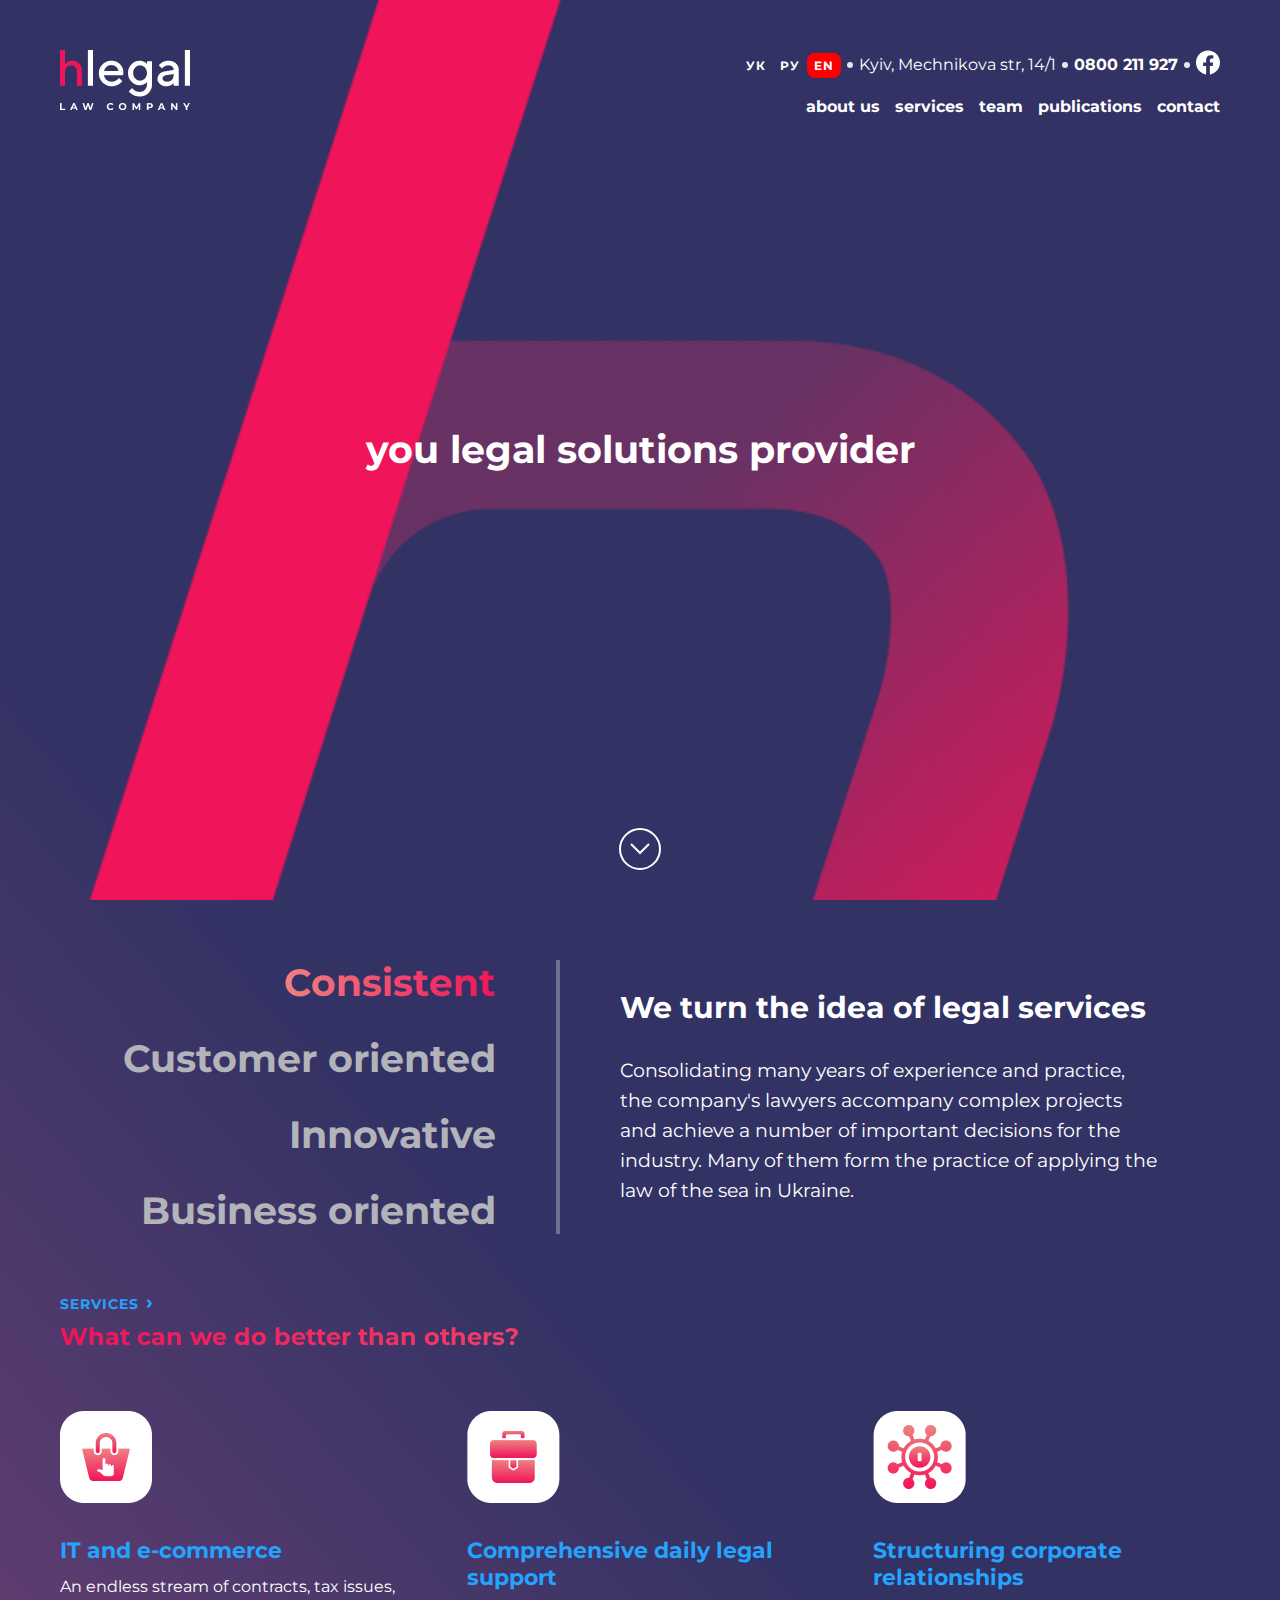
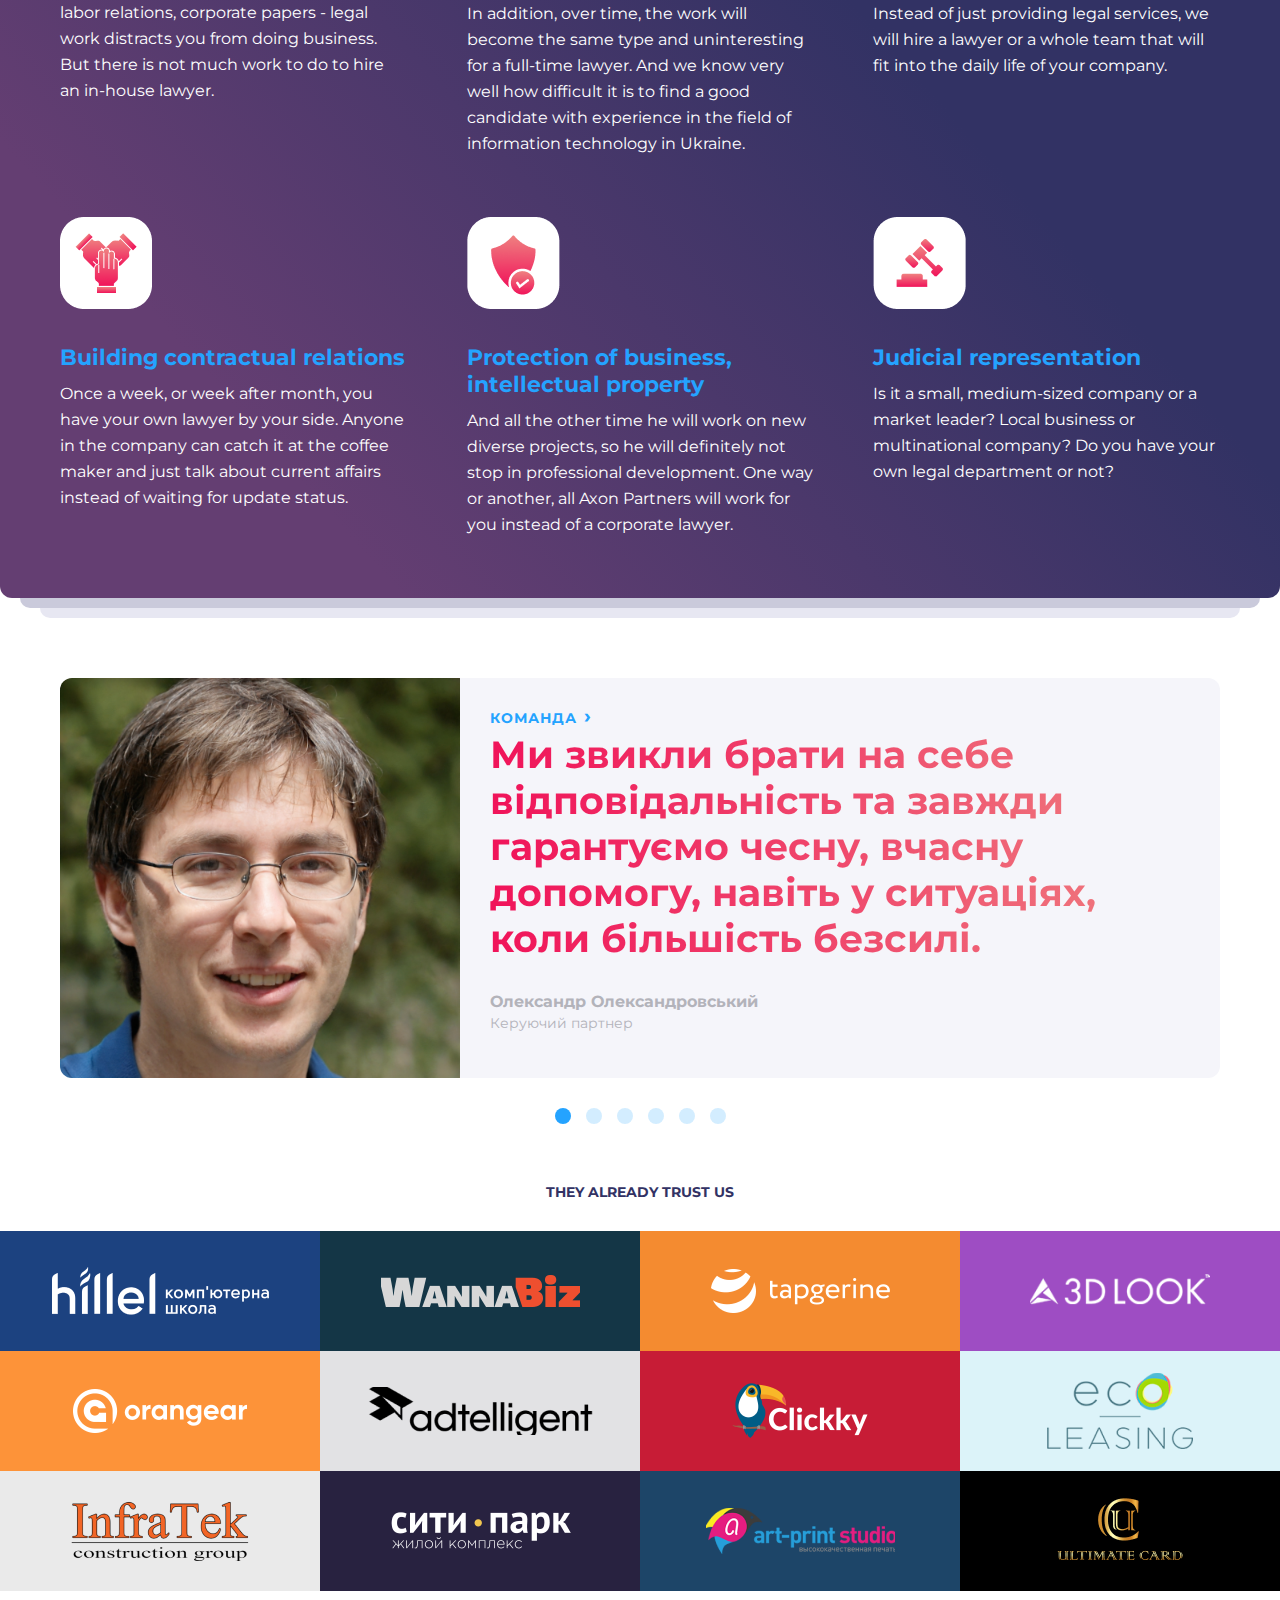
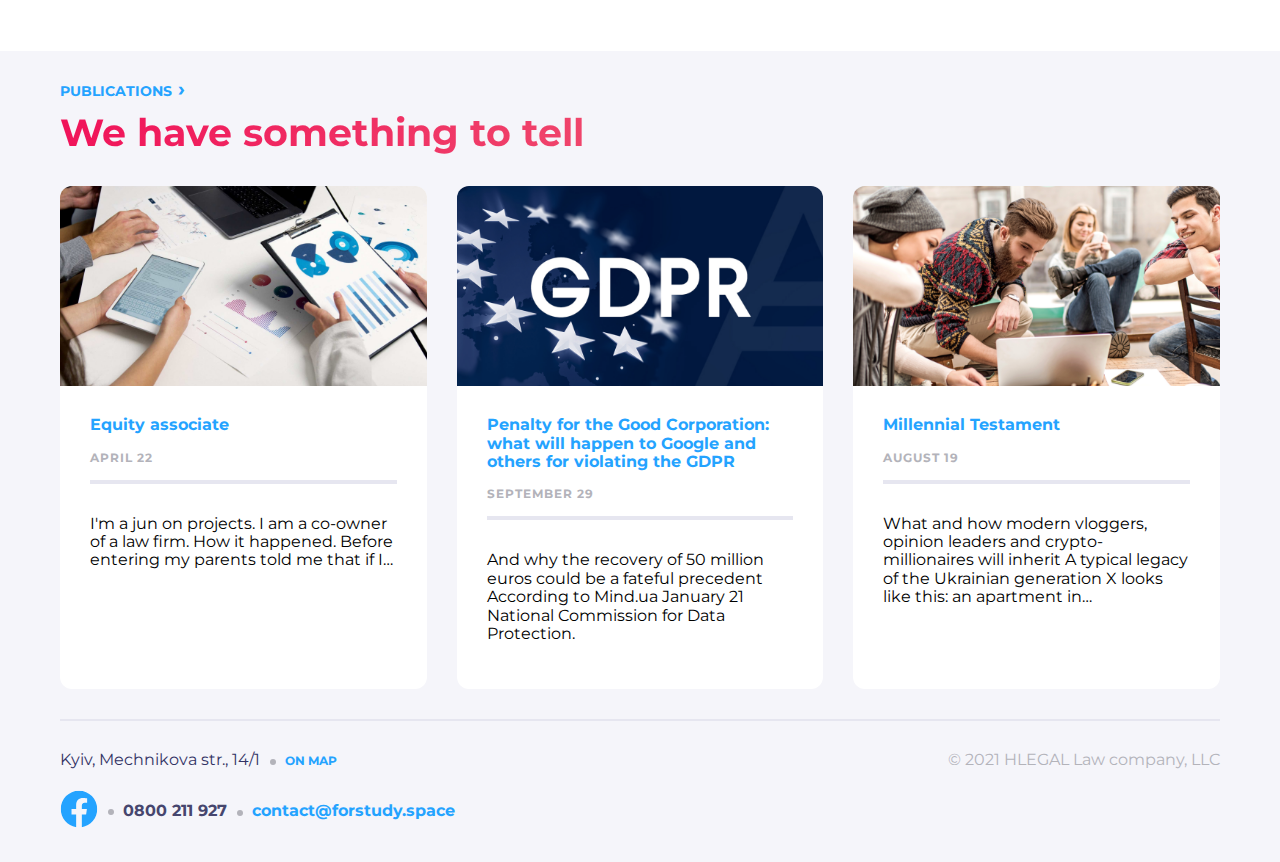
<file: HW11/index.html>
<!DOCTYPE html>
<html lang="en">
<head>
    <meta charset="UTF-8">
    <meta http-equiv="X-UA-Compatible">
    <meta name="viewport" content="width=device-width, initial-scale=1.0">
    <link rel="stylesheet" href="./styles/normalize.css">
    <link href="https://fonts.googleapis.com/css2?family=Montserrat:wght@400;700&display=swap" rel="stylesheet">
    <link rel="stylesheet" type="text/css" href="./JS/slick/slick.css">
    <link rel="stylesheet" href="./styles/style.css">
    <title>Final layout</title>
</head>
<body>
    <div class="wrapper">
        <header class="header">
            <div class="container">
                <nav class="header__contacts">
                    <ul class="header__list">
                        <li class="list__item">
                            <ul class="header__navbar-list">
                                <li>
                                    <a class="header__item" href="#">УК</a>
                                </li>
                                <li>
                                    <a class="header__item" href="#">РУ</a>
                                </li>
                                <li>
                                    <a class="header__item header__item--active" href="#">EN</a>
                                </li>
                            </ul>
                        </li>
                        <li class="list__item">
                            <a class="header__adress" href="#">Kyiv, Mechnikova str, 14/1</a>
                        </li>
                        <li class="list__item">
                            <a class="header__tel" href="tel:0800211927">0800 211 927</a>
                        </li>
                        <li class="list__item">
                            <svg width="24" height="25" viewbox="0 0 24 25" fill="none" xmlns="http://www.w3.org/2000/svg">
                                <path class="facebook" d="M24 12.5733C24 5.90541 18.6274 0.5 12 0.5C5.37258 0.5 0 5.90541 0 12.5733C0 18.5995 4.38823 23.5943 10.125 24.5V16.0633H7.07813V12.5733H10.125V9.91343C10.125 6.88755 11.9165 5.21615 14.6576 5.21615C15.9705 5.21615 17.3438 5.45195 17.3438 5.45195V8.42313H15.8306C14.3399 8.42313 13.875 9.35379 13.875 10.3086V12.5733H17.2031L16.6711 16.0633H13.875V24.5C19.6118 23.5943 24 18.5995 24 12.5733Z" fill="white"/>
                            </svg>
                        </li>
                    </ul>
                    <div class="header__logo"> <img src="./images/Logo.png" alt="hlegal logo"></div>
                    <div class="header__logo-services"><img src="./images/Logo-services.png" alt="logo services"></div>

                    <div class="header__menu">
                        <div class="hamburger">
                            <span class="bar"></span>
                            <span class="bar"></span>
                            <span class="bar"></span>
                        </div>
                        <ul class="menu__list">
                            <li class="menu__item"><a class="menu__link" href="#">about us</a></li>
                            <li class="menu__item"><a class="menu__link" href="#">services</a></li>
                            <li class="menu__item"><a class="menu__link" href="#">team</a></li>
                            <li class="menu__item"><a class="menu__link" href="#">publications</a></li>
                            <li class="menu__item"><a class="menu__link" href="#">contact</a></li>
                        </ul>
                    </div>
                </nav>
            </div>
        </header>
        <main>
            <div class="container">
                <section>
                    <div class="header__title-container">
                        <h1 class="header__title">you legal solutions provider</h1>
                    </div>

                    <div class="header__vector">
                        <button class="header__vector-btn"></button>
                    </div>
                </section>

                <section class="promo">
                    <div class="promo__links">
                        <a class="promo__link" href="#">Consistent</a>
                        <a class="promo__link" href="#">Customer oriented</a>
                        <a class="promo__link" href="#">Innovative</a>
                        <a class="promo__link" href="#">Business oriented</a>
                    </div>
                    <div class="promo__description">
                        <h2 class="promo__title">We turn the idea of legal services</h2>
                        <p class="promo__text">
                            Consolidating many years of experience and practice,
                            the company's lawyers accompany complex projects and achieve a number of important decisions for the industry.
                            Many of them form the practice of applying the law of the sea in Ukraine.
                        </p>
                    </div>
                </section>

                <section class="services">
                    <div class="services__title">
                        <a class="services__link" href="#">services</a>
                        <h2 class="sevices__subtitle">What can we do better than others?</h2>
                    </div>
                    <div class="services__cards">
                        <div class="services__card">
                            <div>
                                <img class="services__logo" src="./images/Icon1.png" alt="IT and e-commerce logo">
                            </div>
                            <a class="services__name" href="#">IT and e-commerce</a>
                            <p>
                                An endless stream of contracts, tax issues, labor relations, corporate papers - legal work distracts you from doing business.
                                But there is not much work to do to hire an in-house lawyer.
                            </p>
                        </div>
                        <div class="services__card">
                            <div>
                                <img class="services__logo" src="./images/Icon2.png" alt="Comprehensive daily legal support logo">
                            </div>
                            <a class="services__name" href="#">Comprehensive daily legal support</a>
                            <p>
                                In addition, over time, the work will become the same type and uninteresting for a full-time lawyer.
                                And we know very well how difficult it is to find a good candidate with experience in the field of information technology in Ukraine.
                            </p>
                        </div>
                        <div class="services__card">
                            <div>
                                <img class="services__logo" src="./images/Icon3.png" alt="Structuring corporate relationships logo">
                            </div>
                            <a class="services__name" href="#">Structuring corporate relationships</a>
                            <p>
                                Instead of just providing legal services, we will hire a lawyer or a whole team that will fit into the daily life of your company.
                            </p>
                        </div>
                        <div class="services__card">
                            <div>
                                <img class="services__logo" src="./images/icon4.png" alt="Building contractual relations logo">
                            </div>
                            <a class="services__name" href="#">Building contractual relations</a>
                            <p>
                                Once a week, or week after month, you have your own lawyer by your side.
                                Anyone in the company can catch it at the coffee maker and just talk about current affairs instead of waiting for update status.
                            </p>
                        </div>
                        <div class="services__card">
                            <div>
                                <img class="services__logo" src="./images/Icon5.png" alt="Protection of business, intellectual property logo">
                            </div>
                            <a class="services__name" href="#">Protection of business, intellectual property</a>
                            <p>
                                And all the other time he will work on new diverse projects, so he will definitely not stop
                                in professional development. One way or another, all Axon Partners will work for you instead of a corporate lawyer.
                            </p>
                        </div>
                        <div class="services__card">
                            <div>
                                <img class="services__logo" src="./images/Icon6.png" alt="Judicial representation logo">
                            </div>
                            <a class="services__name" href="#">Judicial representation</a>
                            <p>
                                Is it a small, medium-sized company or a market leader? Local business or multinational company? Do you have your own legal department or not?
                            </p>
                        </div>
                    </div>
                </section>
            </div>
        </main>
    </div>
    <div class="first-back-list"></div>
    <div class="second-back-list"></div>

    <section class="teammates">
		<div class="container">
			<div class="slider">
				<div class="teammates__card">
					<img class="teammates__photo" src="./images/teammates/Team-1.png" alt="Олександр Олександровський">
					<div class="teammates__description">
						<a class="teammates__link" href="#">команда</a>
						<p class="teammates__comment">
							Ми звикли брати на себе відповідальність та завжди гарантуємо чесну, вчасну допомогу, навіть
							у ситуаціях, коли більшість безсилі.
						</p>
						<span class="teammates__teammate-name">Олександр Олександровський</span>
						<span class="teammates__teammate-position">Керуючий партнер</span>
					</div>
				</div>
				<div class="teammates__card">
					<img class="teammates__photo" src="./images/teammates/Team-2.png" alt="Євген Патриков">
					<div class="teammates__description">
						<a class="teammates__link" href="#">команда</a>
						<p class="teammates__comment">
							Ми звикли брати на себе відповідальність та завжди гарантуємо чесну, вчасну допомогу, навіть
							у ситуаціях, коли більшість безсилі.
						</p>
						<span class="teammates__teammate-name">Євген Патриков</span>
						<span class="teammates__teammate-position">Адвокат з пайової участі</span>
					</div>
				</div>
				<div class="teammates__card">
					<img class="teammates__photo" src="./images/teammates/Team-3.png" alt="Владіслав Мельнік">
					<div class="teammates__description">
						<a class="teammates__link" href="#">команда</a>
						<p class="teammates__comment">
							Ми звикли брати на себе відповідальність та завжди гарантуємо чесну, вчасну допомогу, навіть
							у ситуаціях, коли більшість безсилі.
						</p>
						<span class="teammates__teammate-name">Владіслав Мельнік</span>
						<span class="teammates__teammate-position">Юрист</span>
					</div>
				</div>
				<div class="teammates__card">
					<img class="teammates__photo" src="./images/teammates/Team-4.png" alt="Сергій Бін">
					<div class="teammates__description">
						<a class="teammates__link" href="#">команда</a>
						<p class="teammates__comment">
							Ми звикли брати на себе відповідальність та завжди гарантуємо чесну, вчасну допомогу, навіть
							у ситуаціях, коли більшість безсилі.
						</p>
						<span class="teammates__teammate-name">Сергій Бін</span>
						<span class="teammates__teammate-position">Юрист</span>
					</div>
				</div>
				<div class="teammates__card">
					<img class="teammates__photo" src="./images/teammates/Team-5.png" alt="Оксана Кобзар">
					<div class="teammates__description">
						<a class="teammates__link" href="#">команда</a>
						<p class="teammates__comment">
							Ми звикли брати на себе відповідальність та завжди гарантуємо чесну, вчасну допомогу, навіть
							у ситуаціях, коли більшість безсилі.
						</p>
						<span class="teammates__teammate-name">Оксана Кобзар</span>
						<span class="teammates__teammate-position">Адвокат з пайової участі</span>
					</div>
				</div>
				<div class="teammates__card">
					<img class="teammates__photo" src="./images/teammates/Team-6.png" alt="Юлія Вовк">
					<div class="teammates__description">
						<a class="teammates__link" href="#">команда</a>
						<p class="teammates__comment">
							Ми звикли брати на себе відповідальність та завжди гарантуємо чесну, вчасну допомогу, навіть
							у ситуаціях, коли більшість безсилі.
						</p>
						<span class="teammates__teammate-name">Юлія Вовк</span>
						<span class="teammates__teammate-position">Помічник адвоката</span>
					</div>
				</div>
			</div>
		</div>
	</section>

    <section class="partnership">
		<h3 class="partnership__title">They already trust us</h3>
		<div class="partnership__cards">
			<div class="partnership__logo">
				<img class="partnership__logo-image" src="./images/Hillel.png" alt="hillel">
			</div>
			<div class="partnership__logo">
				<img class="partnership__logo-image" src="./images/WannaBiz.png" alt="WannaBiz">
			</div>
			<div class="partnership__logo">
				<img class="partnership__logo-image" src="./images/tapgerine.png" alt="tapgerine">
			</div>
			<div class="partnership__logo">
				<img class="partnership__logo-image" src="./images/3dlook.png" alt="3dlook">
			</div>
			<div class="partnership__logo">
				<img class="partnership__logo-image" src="./images/Orangear.png" alt="Orangear">
			</div>
			<div class="partnership__logo">
				<img class="partnership__logo-image" src="./images/adtelligent.png" alt="adtelligent">
			</div>
			<div class="partnership__logo">
				<img class="partnership__logo-image" src="./images/clickky.png" alt="clickky">
			</div>
			<div class="partnership__logo">
				<img class="partnership__logo-image" src="./images/ecoleasing.png" alt="ecoleasing">
			</div>
			<div class="partnership__logo">
				<img class="partnership__logo-image" src="./images/InfraTek.png" alt="InfraTek">
			</div>
			<div class="partnership__logo">
				<img class="partnership__logo-image" src="./images/city-park.png" alt="city-park">
			</div>
			<div class="partnership__logo">
				<img class="partnership__logo-image" src="./images/art-print-studio.png"
					alt="art-print-studio">
			</div>
			<div class="partnership__logo">
				<img class="partnership__logo-image" src="./images/Ultimate-card.png"
					alt="Ultimate-card">
			</div>
		</div>
	</section>

    <div class="publications__wrapper">
		<section class="publications">
			<div class="container">
				<div class="publications__title">
					<a class="publications__link" href="#">Publications</a>
					<h2 class="publications__caption publications__caption-title">We have something to tell</h2>
				</div>
				<div class="publications__cards">
					<div class="publications__card">
						<div class="publications__photo publications__photo--tablet"></div>
						<div class="publications__description">
							<a class="publications__name" href="#" >Equity associate</a>
							<span class="publications__date">April 22</span>
							<p class="puplications__text">
								I'm a jun on projects. I am a co-owner of a law firm. How it happened. Before entering my
								parents told me that if I…
							</p>
						</div>
					</div>
					<div class="publications__card">
						<div class="publications__photo publications__photo--gdpr"></div>
						<div class="publications__description">
							<a href="#" class="publications__name">
								Penalty for the Good Corporation: what will happen to Google and others for violating
								the GDPR
							</a>
							<span class="publications__date">September 29</span>
							<p class="puplications__text">
								And why the recovery of 50 million euros could be a fateful precedent According to
								Mind.ua
								January 21 National Commission for Data Protection.
							</p>
						</div>
					</div>
					<div class="publications__card publications__card--down">
						<div class="publications__photo publications__photo--millennial"></div>
						<div class="publications__description">
							<a href="#" class="publications__name">Millennial Testament</a>
							<span class="publications__date">August 19</span>
							<p class="puplications__text">
								What and how modern vloggers, opinion leaders and crypto-millionaires will inherit A
								typical	legacy of the Ukrainian generation X looks like this: an apartment in…
							</p>
						</div>
					</div>
				</div>
				<hr class="devider-small">
			</div>
		</section>

		<footer class="footer">
			<div class="container footer__grid">
				<ul class="footer__adress">
					<li class="footer__item">
						<span class="hlegal-adress">Kyiv, Mechnikova str., 14/1</span>
					</li>
					<li class="footer__item">
						<a class="footer__adress-link" href="#">on map</a>
					</li>
				</ul>
				<ul class="footer__contacts">
					<li class="footer__item">
						<a class="facebook__link" href="https://www.facebook.com/">
							<svg class="facebook facebook-logo--size" width="24" height="25" viewbox="0 0 24 25"
								fill="none" xmlns="http://www.w3.org/2000/svg">
								<g clip-path="url(#clip0_35793_2766)">
									<path class="facebook-logo facebook-logo--color"
										d="M24 12.5733C24 5.90541 18.6274 0.5 12 0.5C5.37258 0.5 0 5.90541 0 12.5733C0 18.5995 4.38823 23.5943 10.125 24.5V16.0633H7.07813V12.5733H10.125V9.91343C10.125 6.88755 11.9165 5.21615 14.6576 5.21615C15.9705 5.21615 17.3438 5.45195 17.3438 5.45195V8.42313H15.8306C14.3399 8.42313 13.875 9.35379 13.875 10.3086V12.5733H17.2031L16.6711 16.0633H13.875V24.5C19.6118 23.5943 24 18.5995 24 12.5733Z"
										fill="white" />
								</g>
								<defs>
									<clippath id="clip0_35793_2766">
										<rect width="24" height="24" fill="white" transform="translate(0 0.5)" />
									</clippath>
								</defs>
							</svg>
						</a>
					</li>
					<li class="footer__item">
						<a class="hlegal-phone" href="tel:0800211927">0800 211 927</a>
					</li>
					<li class="footer__item">
						<a class="hlegal-mail" href="mailto:contact@forstudy.space">contact@forstudy.space</a>
					</li>
				</ul>
				<span class="footer__copyright">© 2021 HLEGAL Law company, LLC</span>
			</div>
		</footer>
	</div>
	
    <script src="./JS/jquery-3.6.0.min.js"></script>
    <script src="./JS/slick/slick.min.js"></script>
    <script src="./JS/slider.js"></script>
    <script src="./JS/script.js"></script>
</body>
</html>
</file>
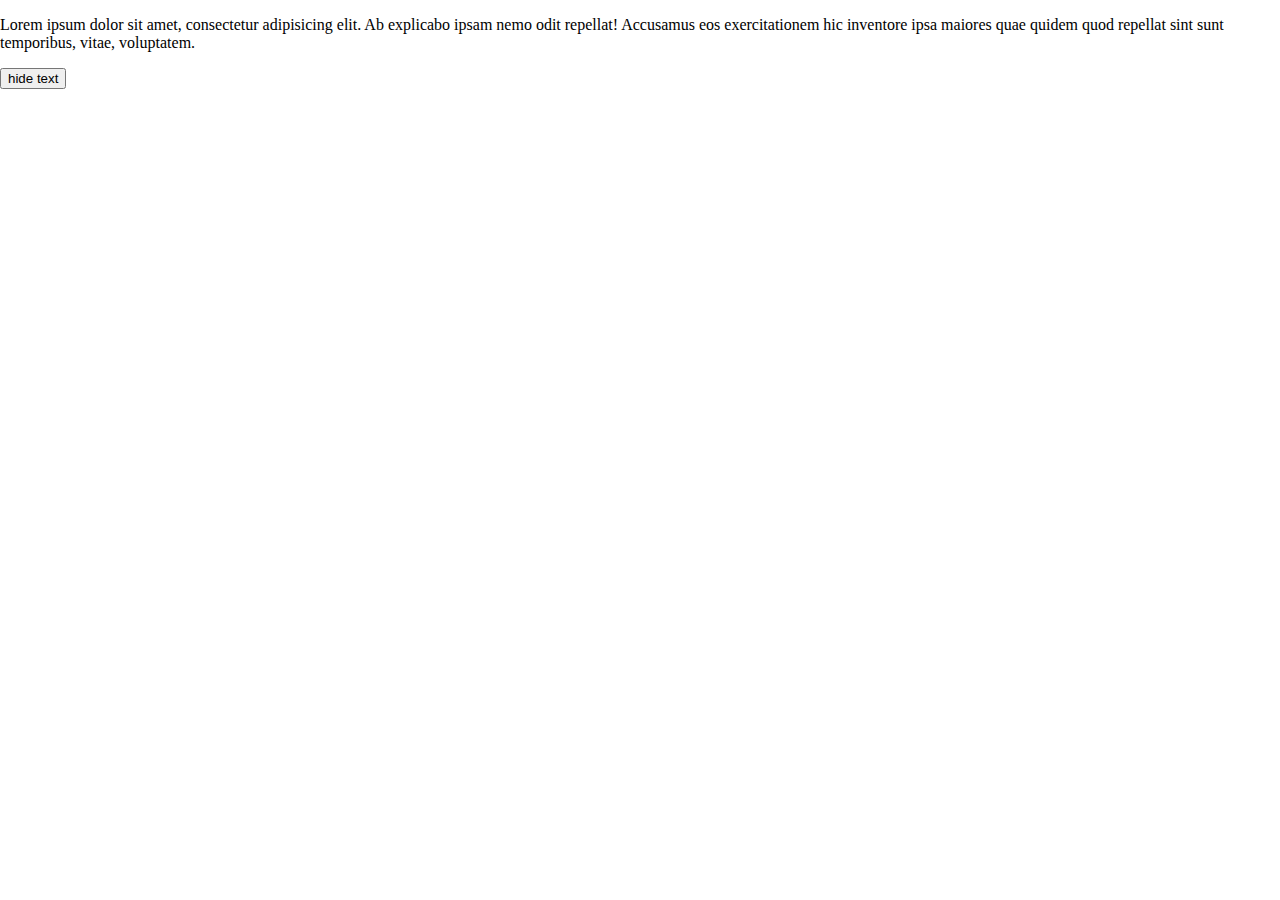
<file: pro HW10/index.html>
<!DOCTYPE html>
<html lang="en">
<head>
    <meta charset="UTF-8">
    <meta http-equiv="X-UA-Compatible" content="IE=edge">
    <meta name="viewport" content="width=device-width, initial-scale=1.0">
    <link rel="stylesheet" href="./style.css">
    <script src="./script.js" defer></script>
    <title>HW10</title>
</head>
<body>
<main>
    <p>
      Lorem ipsum dolor sit amet, consectetur adipisicing elit.
      Ab explicabo ipsam nemo odit repellat! Accusamus eos exercitationem hic inventore ipsa maiores quae quidem quod
      repellat sint sunt temporibus, vitae, voluptatem.
    </p>
    <button id="button">hide text</button>
</main>
</body>
</html>
</file>
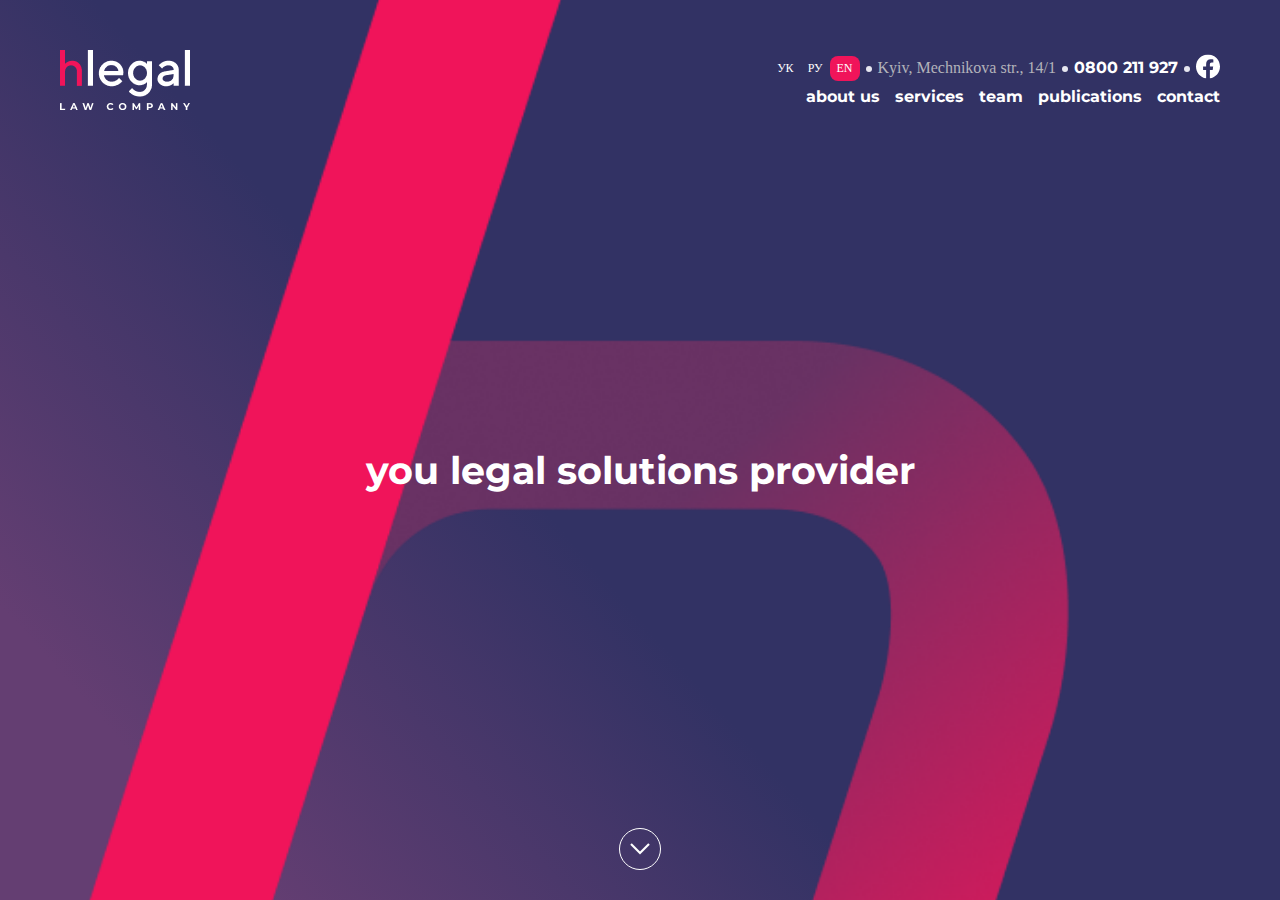
<file: HomeWork11/Pages/index.html>
<!DOCTYPE html>
<html lang="en">

<head>
    <meta charset="UTF-8">
    <meta http-equiv="X-UA-Compatible" content="IE=edge">
    <meta name="viewport" content="width=device-width, initial-scale=1.0">
    <link rel="stylesheet" href="../Styles/normalize.css">
    <link rel="stylesheet" href="../Styles/style.css">
    <title>HLegal</title>
</head>

<body>
    <div class="wrapper">
        <section class="main-header">
            <header class="header">
                <div class="container">
                    <nav class="navigation">
                        <ul class="navbar navbar--lighter">
                            <li class="navbar__navbar-item">
                                <ul class="navbar__language-list">
                                    <li class="navbar__language-item dotted">
                                        <a class="navbar__language-link" href="#">ук</a>
                                    </li>
                                    <li class="navbar__language-item">
                                        <a class="navbar__language-link" href="#">ру</a>
                                    </li>
                                    <li class="navbar__language-item">
                                        <a class="navbar__language-link navbar__language-link--active" href="#">en</a>
                                    </li>
                                </ul>
                            </li>
                            <li class="navbar__navbar-item">
                                <a class="navbar__adress" href="#">Kyiv, Mechnikova str., 14/1</a>
                            </li>
                            <li class="navbar__navbar-item">
                                <a class="navbar__phone" href="tel:0800211927">0800 211 927</a>
                            </li>
                            <li class="navbar__navbar-item">
                                <svg class="facebook-logo facebook-logo--size" width="24" height="25"
                                    viewBox="0 0 24 25" fill="none" xmlns="http://www.w3.org/2000/svg">
                                    <g clip-path="url(#clip0_35793_2766)">
                                        <path class="facebook-logo facebook-logo--color"
                                            d="M24 12.5733C24 5.90541 18.6274 0.5 12 0.5C5.37258 0.5 0 5.90541 0 12.5733C0 18.5995 4.38823 23.5943 10.125 24.5V16.0633H7.07813V12.5733H10.125V9.91343C10.125 6.88755 11.9165 5.21615 14.6576 5.21615C15.9705 5.21615 17.3438 5.45195 17.3438 5.45195V8.42313H15.8306C14.3399 8.42313 13.875 9.35379 13.875 10.3086V12.5733H17.2031L16.6711 16.0633H13.875V24.5C19.6118 23.5943 24 18.5995 24 12.5733Z"
                                            fill="white" />
                                    </g>
                                    <defs>
                                        <clipPath id="clip0_35793_2766">
                                            <rect width="24" height="24" fill="white" transform="translate(0 0.5)" />
                                        </clipPath>
                                    </defs>
                                </svg>
                            </li>
                        </ul>
                        <a href="#" class="navigation__link-desctop">
                            <img class="navigation__logo-desctop" src="../Images/Logo-desctop.png" alt="logo-desctop">
                        </a>
                        <a href="#" class="navigation__link-mobile">
                            <img class="navigation__logo-mobile" src="../Images/Logo-mobile.png" alt="logo-mobile">
                        </a>
                        <div class="menu">
                            <div class="menu__humburger">
                                <span class="menu__humburger-line"></span>
                                <span class="menu__humburger-line"></span>
                                <span class="menu__humburger-line"></span>
                            </div>
                            <div class="menu__body">
                                <ul class="menu__list">
                                    <li class="menu__item">
                                        <a class="menu__link" href="#">about us</a>
                                    </li>
                                    <li class="menu__item">
                                        <a class="menu__link" href="#">services</a>
                                    </li>
                                    <li class="menu__item">
                                        <a class="menu__link" href="#">team</a>
                                    </li>
                                    <li class="menu__item">
                                        <a class="menu__link" href="#">publications</a>
                                    </li>
                                    <li class="menu__item">
                                        <a class="menu__link" href="#">contact</a>
                                    </li>
                                </ul>
                            </div>
                        </div>
                    </nav>
                </div>
            </header>

            <section class="main-heading">
                <h1 class="main-heading__text">you legal solutions provider</h1>
            </section>
            <div class="more">
                <button class="more__button"></button>
            </div>
        </section>
    </div>
    <script src="../JS/script.js"></script>
</body>

</html>
</file>
<file: HW11/styles/style.css>
@charset "UTF-8";
* {
  box-sizing: border-box;
}

body {
  margin: 0;
  padding: 0;
  font-family: "Montserrat";
}

li {
  list-style: none;
}

.container {
  max-width: 1720px;
  margin: 0 auto;
  padding: 0 60px;
}

.wrapper {
  background: linear-gradient(228.57deg, #323264 11.93%, #323264 57.17%, #643E72 87.46%);
  border-radius: 0px 0px 12px 12px;
}

.header {
  height: 100vh;
  background: no-repeat center/cover url(../images/Symbol.png);
}
.header__contacts {
  padding: 50px 0;
  display: grid;
  grid-template-columns: 1fr 3fr;
}
.header__logo {
  grid-row-start: 1;
  grid-row-end: 3;
  justify-self: start;
}
.header__logo-services {
  display: none;
}
.header__navbar-list {
  list-style: none;
  padding: 0;
  display: flex;
  align-items: center;
}
.header__navbar-list::after {
  content: "";
  display: inline-block;
  height: 6px;
  width: 6px;
  border-radius: 50%;
  background-color: #E6E6F0;
  margin: 0px 6px;
}
.header__list {
  grid-row: 1/2;
  grid-column: 2/3;
  justify-self: end;
  display: flex;
  align-items: center;
  list-style: none;
  padding: 0;
  margin: 0;
}
.header__item {
  padding: 5px 7px;
  text-decoration: none;
  color: white;
  font-weight: 700;
  font-size: 12px;
  line-height: 15px;
  text-align: center;
  letter-spacing: 1px;
}
.header__item--active {
  background-color: red;
  border-radius: 8px;
}
.header__item:hover {
  background: rgba(255, 255, 255, 0.2);
  border-radius: 8px;
}
.header__adress {
  text-decoration: none;
  font-weight: 400;
  font-size: 16px;
  line-height: 20px;
  color: #fff;
}
.header__adress::after {
  content: "";
  height: 6px;
  width: 6px;
  background-color: #E6E6F0;
  border-radius: 50%;
  display: inline-block;
  vertical-align: middle;
  margin: 0px 6px;
}
.header__tel {
  text-decoration: none;
  color: #fff;
  font-weight: 700;
  font-size: 16px;
  line-height: 20px;
}
.header__tel::after {
  content: "";
  height: 6px;
  width: 6px;
  background-color: #E6E6F0;
  border-radius: 50%;
  display: inline-block;
  vertical-align: middle;
  margin: 0px 6px;
}
.header__title-container {
  position: absolute;
  top: 50%;
  left: 50%;
  transform: translateX(-50%) translateY(-50%);
}
.header__title {
  width: 800px;
  text-align: center;
  margin: 0;
  font-weight: 700;
  font-size: 38px;
  line-height: 46px;
  color: #fff;
}
.header__vector {
  margin: 0 auto;
  width: 42px;
  height: 42px;
  position: absolute;
  bottom: 30px;
  right: 0;
  left: 0;
}
.header__vector-btn {
  width: 42px;
  height: 42px;
  border: 2px solid #fff;
  border-radius: 50%;
  background-color: transparent;
  background-image: url(../images/Vector.png);
  background-repeat: no-repeat;
  background-position: center;
}
.header__vector-btn:hover {
  background-image: url(../images/Vector-hover.png);
  border: 2px solid red;
}

.facebook:hover {
  fill: red;
}

.menu__list {
  display: flex;
  justify-content: flex-end;
  align-items: center;
  gap: 15px;
  margin: 18px 0 0;
  padding: 0;
}

.menu__item {
  text-align: center;
  font-weight: 700;
  font-size: 16px;
  line-height: 20px;
  border-radius: 12px;
}

.menu__link {
  text-decoration: none;
  color: #fff;
}
.menu__link:hover {
  text-decoration: underline;
}
.menu__link:active {
  color: red;
}

.promo {
  max-width: 1360px;
  padding: 60px 60px 0;
  display: flex;
  align-items: center;
  margin: 0 auto;
}
.promo__links {
  display: flex;
  flex-direction: column;
  align-items: end;
  gap: 30px;
  min-width: 440px;
  border-right: 4px solid rgba(255, 255, 255, 0.3);
  padding-right: 60px;
}
.promo__link {
  text-decoration: none;
  font-weight: 700;
  font-size: 38px;
  line-height: 46px;
  color: #B3B3BA;
  text-align: right;
}
.promo__link:hover {
  color: #F0145A;
}
.promo__link:first-child {
  background: linear-gradient(90.13deg, #EF8080 0.84%, #F0145A 99.96%);
  -webkit-background-clip: text;
  -webkit-text-fill-color: transparent;
}
.promo__description {
  padding-left: 60px;
  color: #FFFFFF;
}
.promo__title {
  font-weight: 700;
  font-size: 30px;
  line-height: 37px;
  margin: 0 0 30px;
}
.promo__text {
  margin: 0;
  font-weight: 400;
  font-size: 19px;
  line-height: 30px;
}

.services {
  margin-top: 60px;
}
.services__link {
  text-transform: uppercase;
  text-decoration: none;
  color: #24A3FF;
  font-weight: 700;
  font-size: 14px;
  line-height: 17px;
  letter-spacing: 1px;
}
.services__link::after {
  content: " ›";
  font-size: 20px;
  vertical-align: baseline;
}
.services a:hover {
  color: #F0145A;
}
.services h2 {
  background: linear-gradient(90.13deg, #F0145A 0.84%, #EF8080 99.96%);
  -webkit-background-clip: text;
  -webkit-text-fill-color: transparent;
  background-clip: text;
  text-fill-color: transparent;
  margin: 10px 0 0;
}
.services__cards {
  display: grid;
  grid-template-columns: 1fr 1fr 1fr;
  row-gap: 60px;
  column-gap: 60px;
  padding-top: 60px;
  padding-bottom: 60px;
}
.services__logo {
  margin-bottom: 30px;
}
.services__name {
  text-decoration: none;
  font-weight: 700;
  font-size: 22px;
  line-height: 27px;
  color: #24A3FF;
}
.services p {
  font-weight: 400;
  font-size: 16px;
  line-height: 26px;
  color: #FFFFFF;
  margin: 10px 0 0;
}

.first-back-list {
  height: 10px;
  margin: 0 20px;
  background: #CACADB;
  border-radius: 0px 0px 12px 12px;
}

.second-back-list {
  height: 10px;
  margin: 0 40px;
  background: #E7E7F2;
  border-radius: 0px 0px 12px 12px;
}

.teammates {
  margin: 60px 0;
}
.teammates__card {
  max-width: 1600px;
  display: flex;
  justify-content: start;
}
.teammates__photo {
  max-width: 400px;
  border-radius: 12px 0 0 12px;
  object-fit: cover;
}
.teammates__description {
  padding: 30px;
  background-color: rgb(245, 245, 250);
  border-radius: 0 12px 12px 0;
}
.teammates__link {
  font-size: 14px;
  line-height: 17px;
  font-weight: 700;
  letter-spacing: 1px;
  text-transform: uppercase;
  color: rgb(36, 163, 255);
  text-decoration: none;
}
.teammates__link::after {
  content: " ›";
  font-size: 20px;
  vertical-align: baseline;
}
.teammates__comment {
  margin: 5px 0 30px;
  font-size: 38px;
  line-height: 46px;
  font-weight: 700;
  background: linear-gradient(90.13deg, #F0145A 0.84%, #EF8080 99.96%);
  -webkit-background-clip: text;
  -webkit-text-fill-color: transparent;
  background-clip: text;
}
.teammates__teammate-name {
  display: block;
  color: rgb(179, 179, 186);
  font-weight: 700;
  font-size: 16px;
  line-height: 20px;
}
.teammates__teammate-position {
  margin-top: 5px;
  font-size: 14px;
  line-height: 22px;
  color: rgb(179, 179, 186);
}

.slick-initialized .slick-slide {
  display: flex;
}

.slick-dots {
  display: flex;
  list-style: none;
  padding: 0;
  justify-content: center;
  gap: 15px;
  margin: 30px 0 0;
  font-size: 0;
}
.slick-dots .slick-active button {
  opacity: 1;
}
.slick-dots button {
  border: none;
  width: 16px;
  height: 16px;
  background-color: rgb(36, 163, 255);
  opacity: 0.2;
  border-radius: 50%;
  cursor: pointer;
}

.partnership {
  max-width: 1720px;
  margin: 0 auto;
  text-align: center;
  padding: 0 0 60px;
}
.partnership__title {
  margin: 0 0 30px;
  font-size: 14px;
  line-height: 17px;
  font-weight: 700;
  text-transform: uppercase;
  color: rgb(50, 50, 100);
}
.partnership__cards {
  display: flex;
  flex-wrap: wrap;
}
.partnership__logo {
  display: flex;
  justify-content: center;
  align-items: center;
  width: 25%;
  height: 120px;
}
.partnership__logo:nth-child(1) {
  background-color: rgb(28, 66, 128);
  border-radius: 12px 0 0 0;
}
.partnership__logo:nth-child(2) {
  background-color: rgb(20, 54, 70);
}
.partnership__logo:nth-child(3) {
  background-color: rgb(244, 139, 48);
}
.partnership__logo:nth-child(4) {
  background-color: rgb(158, 77, 195);
  border-radius: 0 12px 0 0;
}
.partnership__logo:nth-child(5) {
  background-color: rgb(253, 147, 57);
}
.partnership__logo:nth-child(6) {
  background-color: rgb(226, 226, 228);
}
.partnership__logo:nth-child(7) {
  background-color: rgb(199, 28, 54);
}
.partnership__logo:nth-child(8) {
  background-color: rgb(220, 243, 249);
}
.partnership__logo:nth-child(9) {
  background-color: rgb(234, 234, 234);
  border-radius: 0 0 0 12px;
}
.partnership__logo:nth-child(10) {
  background-color: rgb(40, 34, 64);
}
.partnership__logo:nth-child(11) {
  background-color: rgb(29, 69, 104);
}
.partnership__logo:nth-child(12) {
  background-color: rgb(0, 0, 0);
  border-radius: 0 0 12px 0;
}

.publications__wrapper {
  background-color: rgb(245, 245, 250);
}

.publications {
  padding-top: 30px;
}
.publications__link {
  font-size: 14px;
  line-height: 17px;
  font-weight: 700;
  text-transform: uppercase;
  color: rgb(36, 163, 255);
  text-decoration: none;
}
.publications__link::after {
  content: " ›";
  font-size: 20px;
  vertical-align: baseline;
}
.publications__caption-title {
  margin: 10px 0 30px;
  font-weight: 700;
  font-size: 38px;
  line-height: 46px;
  background: linear-gradient(90.13deg, #F0145A 0.84%, #EF8080 99.96%);
  -webkit-background-clip: text;
  -webkit-text-fill-color: transparent;
  background-clip: text;
  text-fill-color: transparent;
}
.publications__cards {
  display: flex;
  flex-wrap: wrap;
  gap: 30px;
  align-items: stretch;
}
.publications__card {
  flex: 1 1 25%;
  background-color: white;
  border-radius: 12px;
}
.publications__photo {
  width: 100%;
  height: 200px;
  background-repeat: no-repeat;
  background-position: center;
  background-size: cover;
  background-position: center;
  border-radius: 12px 12px 0 0;
}
.publications__photo--tablet {
  background-image: url(../images/Publications/Publication-1.png);
}
.publications__photo--gdpr {
  background-image: url(../images/Publications/Publication-2.png);
}
.publications__photo--millennial {
  background-image: url(../images/Publications/Publication-3.png);
}
.publications__description {
  padding: 30px;
  display: flex;
  flex-direction: column;
  gap: 15px;
}
.publications__name {
  font-weight: 700;
  color: rgb(36, 163, 255);
  text-decoration: none;
}
.publications__name:hover {
  color: rgb(240, 20, 90);
}
.publications__date {
  letter-spacing: 1px;
  text-transform: uppercase;
  border-bottom: 4px solid #E6E6F0;
  padding-bottom: 15px;
  font-size: 12px;
  line-height: 15px;
  font-weight: 700;
  color: rgb(179, 179, 186);
}
.publications__text {
  font-size: 14px;
  line-height: 22px;
}

.devider-small {
  height: 2px;
  border: none;
  background-color: rgb(230, 230, 240);
  margin: 30px 0 0;
}

.footer {
  padding: 30px 0;
}
.footer__grid {
  display: grid;
  grid-template-columns: 1fr 1fr;
  row-gap: 20px;
}
.footer__contacts, .footer__adress {
  display: flex;
  gap: 25px;
  align-items: center;
  position: relative;
  list-style: none;
  margin: 0;
  padding: 0;
}
.footer__adress {
  grid-row: 1/2;
  grid-column: 1/2;
}
.footer__contacts {
  grid-row: 2/3;
  grid-column: 1/2;
}
.footer__copyright {
  grid-row: 1/2;
  grid-column: 2/3;
  justify-self: end;
  color: rgb(179, 179, 186);
}
.footer__item {
  position: relative;
}
.footer__item:not(:first-child)::before {
  content: "";
  position: absolute;
  width: 6px;
  height: 6px;
  top: 8px;
  left: -15px;
  border-radius: 50%;
  background-color: rgb(179, 179, 186);
  display: inline-block;
}
.footer__adress-link {
  text-decoration: none;
  text-transform: uppercase;
  font-size: 12px;
  line-height: 15px;
  font-weight: 700;
  color: rgb(36, 163, 255);
}
.footer .hlegal-adress {
  color: rgb(50, 50, 100);
}
.footer .facebook-logo--size {
  height: 38px;
  width: 38px;
}
.footer .facebook-logo--color {
  fill: rgb(36, 163, 255);
}
.footer .hlegal-phone {
  color: rgb(70, 70, 110);
  text-decoration: none;
  font-weight: 700;
  font-size: 16px;
  line-height: 20px;
}
.footer .hlegal-mail {
  text-decoration: none;
  font-weight: 700;
  color: rgb(36, 163, 255);
}
.footer .hlegal-mail:hover {
  color: rgb(240, 20, 90);
}

.facebook__link:hover svg path {
  fill: rgb(240, 20, 90);
}

@media (max-width: 1440px) {
  .partnership__logo:nth-child(1), .partnership__logo:nth-child(4), .partnership__logo:nth-child(9), .partnership__logo:nth-child(12) {
    border-radius: 0;
  }
}
@media (max-width: 1024px) {
  .header__contacts {
    grid-template-columns: 1fr;
    row-gap: 30px;
  }
  .header__logo {
    grid-row: 2/3;
  }
  .header__logo-services {
    display: none;
  }
  .header__list {
    grid-column: 1/2;
    grid-row: 1/2;
    justify-self: start;
  }
  .header__adress {
    color: #B3B3BA;
  }
  .menu__list {
    justify-content: flex-start;
    margin: 0;
  }
  .promo {
    flex-direction: column;
    padding: 0;
  }
  .promo__links {
    width: 100%;
    flex-direction: row;
    padding: 60px 0;
    flex-wrap: nowrap;
    border-right: none;
    overflow: auto;
  }
  .promo__link {
    flex-grow: 1;
    flex-shrink: 0;
  }
  .promo__description {
    margin: 0;
    padding: 60px 0 0;
    border-top: 4px solid rgba(255, 255, 255, 0.3);
  }
  .services__cards {
    grid-template-columns: 1fr 1fr;
  }
  .teammates__card {
    flex-direction: column;
  }
  .teammates__photo {
    border-radius: 12px 12px 0 0;
    max-width: 100%;
    height: 500px;
    width: auto;
  }
  .teammates__description {
    border-radius: 0 0 12px 12px;
  }
  .partnership__logo {
    width: 33.333%;
  }
  .publications__card--down {
    flex-basis: 100%;
  }
  .footer__contacts {
    grid-column: 1/3;
  }
}
@media (max-width: 768px) {
  .container {
    padding: 0;
  }
  .header__contacts {
    grid-template-columns: 1fr;
    row-gap: 0;
    padding: 0;
  }
  .header__logo {
    display: none;
  }
  .header__logo-services {
    margin-left: 15px;
    display: block;
  }
  .header__list {
    width: 100%;
    background: rgba(245, 245, 250, 0.2);
    padding: 10px 15px;
    justify-content: space-between;
    grid-column: 1/3;
    grid-row: 1/2;
  }
  .header__navbar-list::after {
    display: none;
  }
  .header__tel::after {
    display: none;
  }
  .list__item:nth-child(2n) {
    display: none;
  }
  .header__menu {
    grid-column: 2/3;
    grid-row: 2/3;
    justify-self: end;
    align-self: center;
    width: 32px;
    height: 32px;
    margin-right: 15px;
  }
  .hamburger {
    cursor: pointer;
  }
  .bar {
    display: block;
    background-color: #fff;
    width: 25px;
    height: 3px;
    margin: 5px auto;
    -webkit-transition: all 0.3s ease-in-out;
    transition: all 0.3s ease-in-out;
  }
  .hamburger.active {
    position: absolute;
    bottom: 311px;
    right: 27px;
    z-index: 2;
  }
  .hamburger.active .bar:nth-child(2) {
    opacity: 0;
  }
  .hamburger.active .bar:nth-child(1) {
    transform: translateY(8px) rotate(45deg);
    background-color: rgb(236, 111, 93);
  }
  .hamburger.active .bar:nth-child(3) {
    transform: translateY(-8px) rotate(-45deg);
    background-color: rgb(236, 111, 93);
  }
  .menu__list {
    position: fixed;
    display: none;
    flex-direction: column;
    justify-content: space-between;
    align-items: center;
    gap: 15px;
    background: #FFFFFF;
    width: calc(100% - 16px);
    bottom: 0;
    left: 0;
    padding: 0;
    z-index: 1;
    border-top-right-radius: 12px;
    border-top-left-radius: 12px;
  }
  .menu__list.active {
    position: fixed;
    display: flex;
    left: 50%;
    transform: translateX(-50%);
  }
  .menu__item {
    text-align: center;
    background: #F5F5FA;
    width: calc(100% - 24px);
    padding: 7px 0px;
    font-weight: 700;
    font-size: 16px;
    line-height: 20px;
    border-radius: 12px;
    margin-bottom: 12px;
  }
  .menu__item:first-child {
    margin-top: 65px;
  }
  .menu__item:active {
    background: #E6E6F0;
  }
  .menu__link {
    color: #24A3FF;
    transition: 0.1s ease;
  }
  .menu__link:hover {
    text-decoration: none;
  }
  .header__title-container {
    position: absolute;
    top: 50%;
    left: 50%;
    transform: translateX(-50%) translateY(-50%);
  }
  .header__title {
    width: 315px;
    text-align: center;
    padding: 0 30px;
    margin: 0;
    font-weight: 700;
    font-size: 38px;
    line-height: 46px;
    color: #fff;
  }
  .promo__links {
    padding: 30px;
    min-width: auto;
  }
  .promo__description {
    margin: 0;
    padding: 30px;
  }
  .promo__title {
    font-size: 20px;
    line-height: 24px;
  }
  .services {
    margin: 0;
  }
  .services__title {
    margin: 0 30px;
  }
  .services__subtitle {
    font-size: 30px;
    line-height: 37px;
  }
  .services__cards {
    margin: 30px 30px 0;
    grid-template-columns: 1fr;
    row-gap: 30px;
    padding: 0;
  }
  .services__cards:last-child {
    padding-bottom: 60px;
  }
  .teammates__description, .teammates__photo {
    margin: 0 30px;
  }
  .teammates__comment {
    font-size: 30px;
    line-height: 37px;
  }
  .partnership__logo {
    width: 100%;
  }
  .partnership__logo:nth-child(n+7) {
    display: none;
  }
  .publications {
    margin: 0 30px;
  }
  .publications__cards {
    flex-direction: column;
  }
  .publications__caption-title {
    font-size: 30px;
    line-height: 37px;
    font-weight: 700;
  }
  .footer__grid {
    grid-template-columns: 1fr;
  }
  .footer__contacts, .footer__adress {
    grid-column: 1/2;
    flex-direction: column;
    justify-content: center;
    gap: 10px;
  }
  .footer__copyright {
    grid-row: 3/4;
    grid-column: 1/2;
    justify-self: center;
    margin-top: 10px;
  }
  .footer__item:not(:first-child)::before {
    display: none;
  }
}
</file>
<file: pro HW10/style.css>
* {
    box-sizing: border-box;
}

body {
    margin: 0;
    padding: 0;
}

.hidden-text {
    visibility: hidden;
}
</file>
<file: HomeWork11/Styles/style.css>
@font-face {
  font-family: Montserrat-regular;
  src: url(../Fonts/Montserrat/static/Montserrat-Regular.ttf);
}
@font-face {
  font-family: Montserrat-bold;
  src: url(../Fonts/Montserrat/static/Montserrat-Bold.ttf);
}
* {
  box-sizing: border-box;
}

body {
  font-family: Montserrat-variable;
}

.wrapper {
  background-image: linear-gradient(228.57deg, #323264 11.93%, #323264 57.17%, #643E72 87.46%);
  min-height: 100vh;
}

.container {
  max-width: 1600px;
  margin: 0 auto;
  padding: 50px 60px 0;
}

.navigation {
  display: grid;
  grid-template-columns: 1fr 3fr;
}
.navigation__link-desctop {
  grid-row-start: 1;
  grid-row-end: 3;
  justify-self: start;
}
.navigation__link-mobile {
  display: none;
}

.navbar {
  grid-row: 1/2;
  grid-column: 2/3;
  justify-self: end;
  display: flex;
  gap: 18px;
  align-items: center;
  list-style: none;
  padding: 0;
  margin: 0;
}
.navbar__navbar-item {
  position: relative;
}
.navbar__navbar-item:not(:first-child)::before {
  content: "";
  position: absolute;
  top: 8px;
  left: -12px;
  width: 6px;
  height: 6px;
  border-radius: 50%;
  background-color: rgb(230, 230, 240);
  vertical-align: middle;
  display: inline-block;
}
.navbar__navbar-item:last-child::before {
  top: 12px;
}
.navbar__language-list {
  list-style: none;
  padding: 0;
  display: flex;
}
.navbar__language-item:hover {
  background-color: rgba(255, 255, 255, 0.2);
  border-radius: 8px;
}
.navbar__language-link {
  font-size: 12px;
  line-height: 15px;
  font-family: 700;
  color: rgb(255, 255, 255);
  text-decoration: none;
  text-transform: uppercase;
  display: inline-block;
  padding: 5px 7px;
}
.navbar__language-link--active {
  border-radius: 8px;
  background-color: rgb(240, 20, 90);
}
.navbar__adress, .navbar__phone {
  text-decoration: none;
}
.navbar__adress {
  font-size: 16px;
  line-height: 20px;
  color: rgb(179, 179, 186);
}
.navbar__phone {
  font-size: 16px;
  line-height: 20px;
  font-family: Montserrat-bold;
  color: rgb(255, 255, 255);
}

.facebook-logo--color:hover {
  fill: rgb(240, 20, 90);
  cursor: pointer;
}

.menu {
  grid-row: 2/3;
  grid-column: 2/3;
  justify-self: end;
}
.menu__list {
  display: flex;
  gap: 15px;
  list-style: none;
  padding: 0;
  margin: 0;
}
.menu__link {
  font-size: 16px;
  line-height: 20px;
  font-family: Montserrat-bold;
  color: rgb(255, 255, 255);
  text-decoration: none;
  padding: 0 0 3px 0;
}
.menu__link:hover {
  border-bottom: 2px solid rgb(255, 255, 255);
}

@media screen and (max-width: 1024px) {
  .navigation {
    grid-template-columns: 1fr;
    row-gap: 30px;
  }
  .navigation__link-desctop {
    grid-row: 2/3;
  }
  .navbar {
    grid-column: 1/2;
    grid-row: 1/2;
    justify-self: start;
  }
  .menu {
    grid-column: 1/2;
    grid-row: 3/4;
    justify-self: start;
  }
}
@media screen and (max-width: 768px) {
  .container {
    padding: 0;
  }
  .navigation {
    grid-template-columns: 1fr 1fr;
    row-gap: 0;
  }
  .navigation__link-desctop {
    display: none;
  }
  .navigation__link-mobile {
    display: inline-block;
    justify-self: left;
    grid-column: 1/2;
    grid-row: 2/3;
    margin-left: 15px;
  }
  .navbar {
    width: 100%;
    padding: 10px 15px;
    grid-column: 1/3;
    grid-row: 1/2;
    justify-content: space-between;
  }
  .navbar__navbar-item:not(:first-child)::before {
    display: none;
  }
  .navbar__navbar-item:nth-child(2n) {
    display: none;
  }
  .navbar--lighter {
    background-color: rgba(245, 245, 250, 0.2);
  }
  .menu {
    grid-column: 2/3;
    grid-row: 2/3;
    justify-self: end;
    align-self: center;
    margin-right: 15px;
  }
  .menu__humburger {
    z-index: 95;
    width: 32px;
    height: 32px;
    display: flex;
    flex-direction: column;
    justify-content: center;
    align-items: center;
    gap: 6px;
    cursor: pointer;
  }
  .menu__humburger-line {
    z-index: 95;
    display: block;
    width: 18px;
    height: 2px;
    background-color: white;
    transition: 0.3s;
  }
  .menu__humburger--active .menu__humburger-line:nth-child(2) {
    opacity: 0;
  }
  .menu__humburger--active .menu__humburger-line:nth-child(1) {
    transform: translateY(8px) rotate(45deg);
    background-color: rgb(236, 111, 93);
  }
  .menu__humburger--active .menu__humburger-line:nth-child(3) {
    transform: translateY(-8px) rotate(-45deg);
    background-color: rgb(236, 111, 93);
  }
  .menu__body {
    position: fixed;
    top: 45px;
    left: -100%;
    width: calc(100% - 16px);
    background-color: white;
    border-radius: 12px 12px 0 0;
    padding: 65px 12px 12px 12px;
    transition: left 0.3s ease 0s;
  }
  .menu__body--active {
    left: 8px;
  }
  .menu__link:hover {
    border: none;
  }
  .menu__list {
    flex-direction: column;
  }
  .menu__item {
    background-color: rgb(245, 245, 250);
    border-radius: 8px;
    padding: 7px 0;
  }
  .menu__item:active {
    background-color: rgb(230, 230, 240);
  }
  .menu__link {
    display: flex;
    justify-content: center;
    text-decoration: none;
    font-size: 24px;
    line-height: 29px;
    font-family: Montserrat-bold;
    color: rgb(36, 163, 255);
  }
  body.lock {
    overflow: hidden;
  }
}
@media screen and (max-width: 768px) and (orientation: landscape) {
  .menu__body {
    max-height: 275px;
    overflow: auto;
  }
}
.main-header {
  display: flex;
  flex-direction: column;
  justify-content: space-between;
  text-align: center;
  min-height: 100vh;
  background-image: url(../Images/Symbol.png);
  background-position: center;
  background-repeat: no-repeat;
  background-size: cover;
}

.main-heading__text {
  font-size: 38px;
  line-height: 46px;
  font-family: Montserrat-bold;
  color: white;
  margin: 0 30px;
}

.more__button {
  width: 42px;
  height: 42px;
  border: 1px solid rgb(255, 255, 255);
  border-radius: 50%;
  background-color: transparent;
  background-image: url(../Images/Vector.png);
  background-repeat: no-repeat;
  background-position: center;
  margin-bottom: 30px;
}
.more__button:hover {
  background-image: url(../Images/Vector-hover.png);
  border: 1px solid rgb(240, 20, 90);
}
</file>
